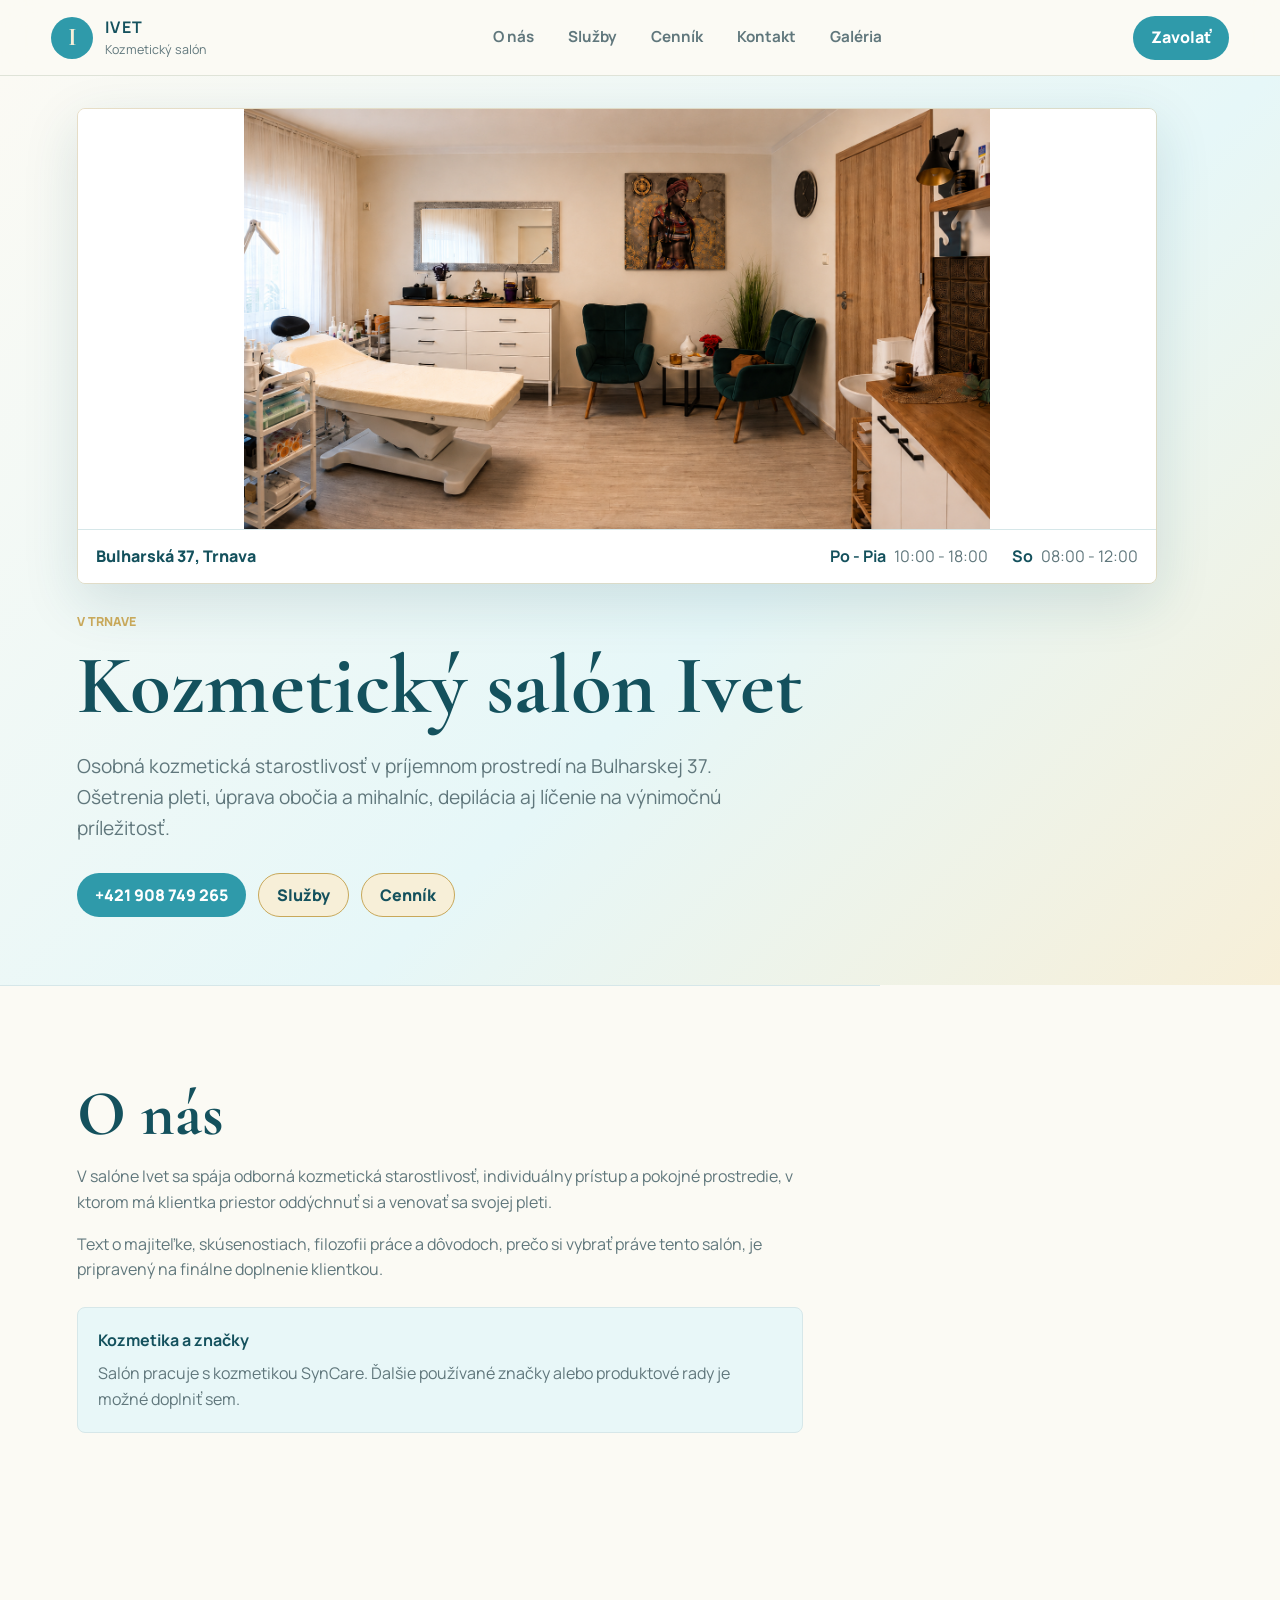
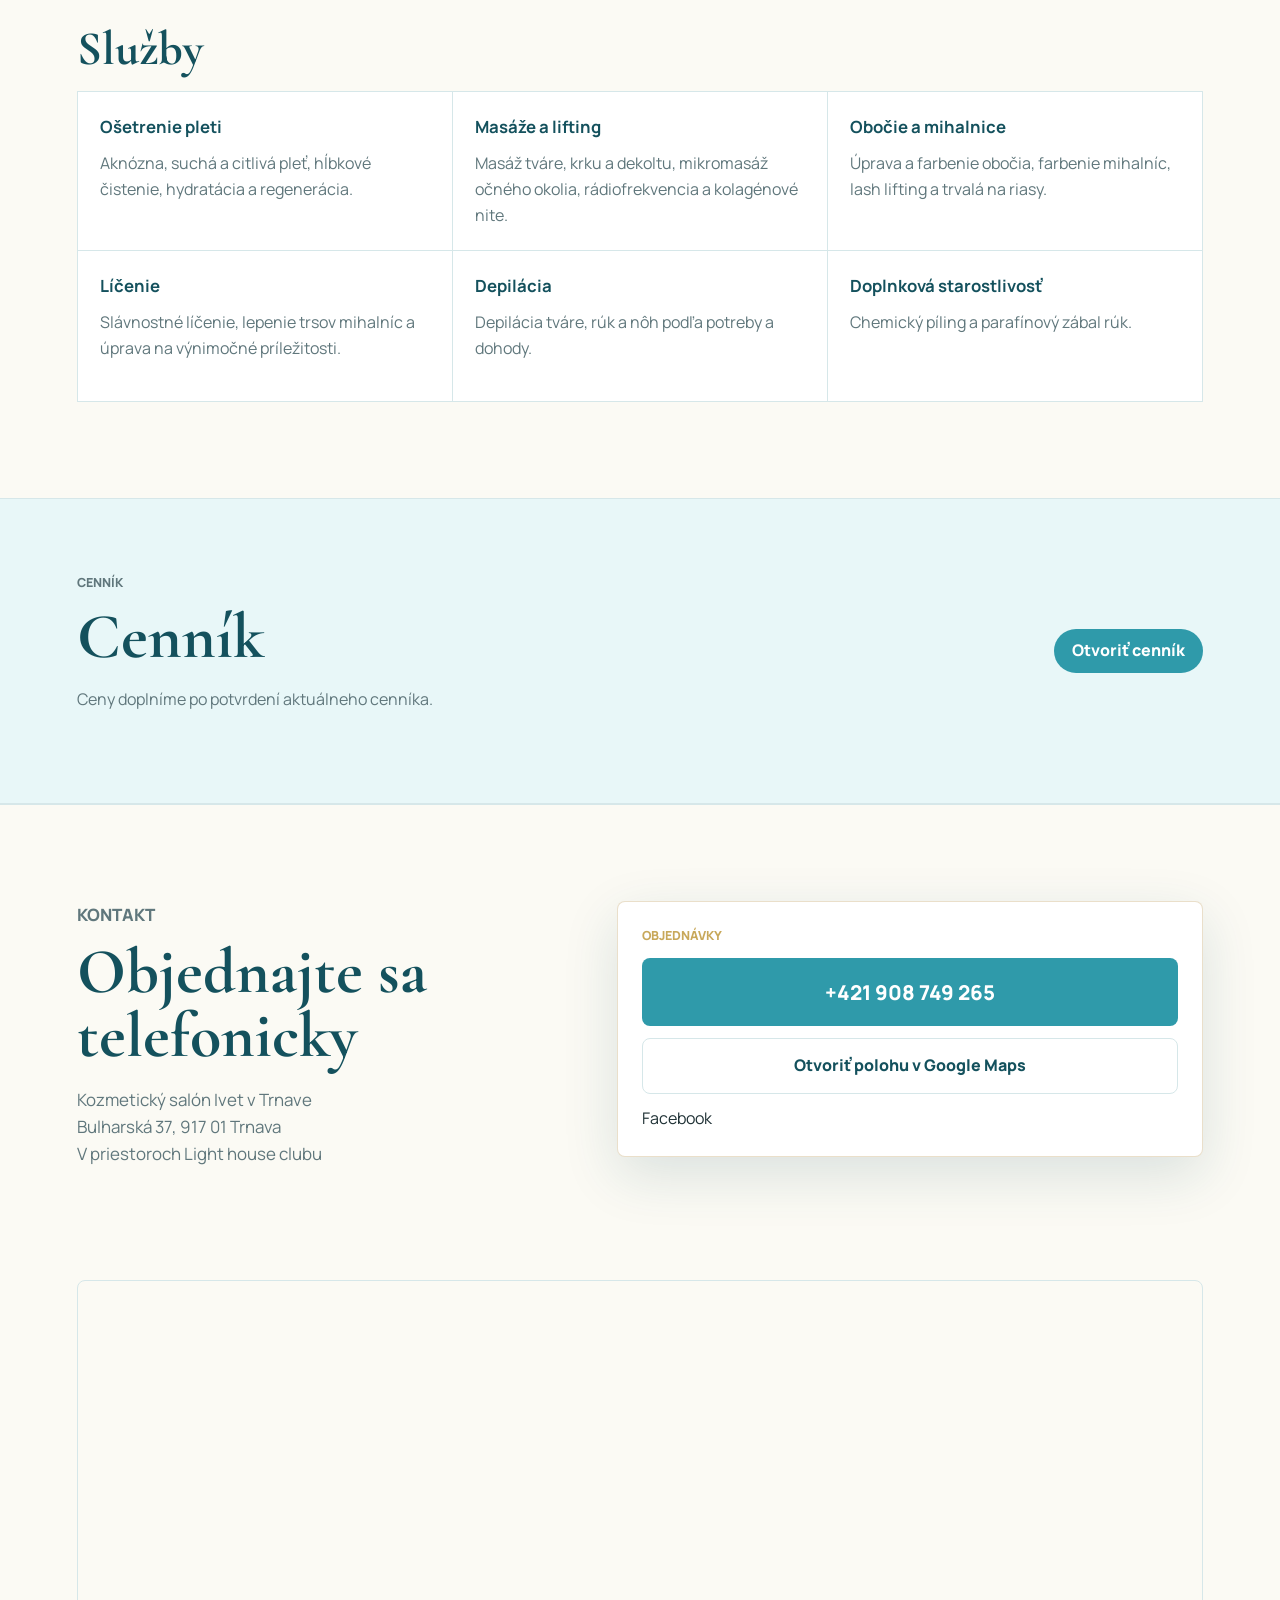
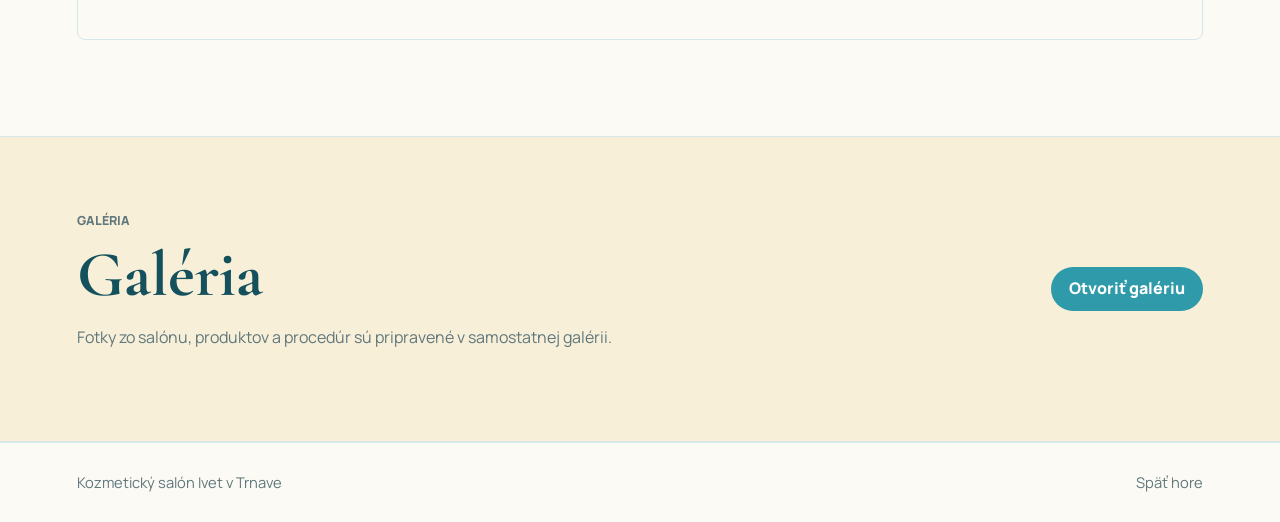
<file: index.html>
<!doctype html>
<html lang="sk">
  <head>
    <meta charset="utf-8" />
    <meta name="viewport" content="width=device-width, initial-scale=1" />
    <meta
      name="description"
      content="Kozmetický salón Ivet v Trnave - kozmetické ošetrenia pleti, obočie, mihalnice, depilácia a líčenie."
    />
    <title>Kozmetický salón Ivet v Trnave</title>
    <link rel="preconnect" href="https://fonts.googleapis.com" />
    <link rel="preconnect" href="https://fonts.gstatic.com" crossorigin />
    <link
      href="https://fonts.googleapis.com/css2?family=Cormorant+Garamond:wght@600;700&family=Manrope:wght@400;500;600;700;800&display=swap"
      rel="stylesheet"
    />
    <link rel="stylesheet" href="styles.css" />
  </head>
  <body>
    <header class="site-header" data-header>
      <a class="brand" href="index.html" aria-label="Kozmetický salón Ivet">
        <span class="brand-mark">I</span>
        <span>
          <strong>IVET</strong>
          <small>Kozmetický salón</small>
        </span>
      </a>
      <nav class="nav" aria-label="Hlavná navigácia">
        <a href="#o-nas">O nás</a>
        <a href="#sluzby">Služby</a>
        <a href="cennik.html">Cenník</a>
        <a href="#kontakt">Kontakt</a>
        <a href="galeria.html">Galéria</a>
      </nav>
      <a class="call-link" href="tel:+421908749265">Zavolať</a>
    </header>

    <main>
      <section class="hero" id="uvod">
        <div class="hero-photo">
          <img src="assets/titulka.png" alt="Interiér Kozmetického salónu Ivet v Trnave" />
          <div class="hero-panel" aria-label="Základné informácie">
            <p>Bulharská 37, Trnava</p>
            <span><strong>Po - Pia</strong> 10:00 - 18:00</span>
            <span><strong>So</strong> 08:00 - 12:00</span>
          </div>
        </div>
        <div class="hero-copy">
          <p class="eyebrow">V Trnave</p>
          <h1>Kozmetický salón Ivet</h1>
          <p class="lead">
            Osobná kozmetická starostlivosť v príjemnom prostredí na Bulharskej
            37. Ošetrenia pleti, úprava obočia a mihalníc, depilácia aj líčenie
            na výnimočnú príležitosť.
          </p>
          <div class="hero-actions">
            <a class="button primary" href="tel:+421908749265">+421 908 749 265</a>
            <a class="button secondary" href="sluzby.html">Služby</a>
            <a class="button secondary" href="cennik.html">Cenník</a>
          </div>
        </div>
      </section>

      <section class="about section" id="o-nas">
        <div class="about-copy">
          <h2>O nás</h2>
          <p>
            V salóne Ivet sa spája odborná kozmetická starostlivosť, individuálny
            prístup a pokojné prostredie, v ktorom má klientka priestor oddýchnuť
            si a venovať sa svojej pleti.
          </p>
          <p>
            Text o majiteľke, skúsenostiach, filozofii práce a dôvodoch, prečo si
            vybrať práve tento salón, je pripravený na finálne doplnenie klientkou.
          </p>
          <div class="brand-note">
            <strong>Kozmetika a značky</strong>
            <span>Salón pracuje s kozmetikou SynCare. Ďalšie používané značky alebo produktové rady je možné doplniť sem.</span>
          </div>
        </div>
      </section>

      <section class="section" id="sluzby">
        <div class="section-heading compact-heading">
          <h2>Služby</h2>
        </div>
        <div class="service-grid">
          <a href="sluzby.html#osetrenie-pleti">
            <h3>Ošetrenie pleti</h3>
            <p>Aknózna, suchá a citlivá pleť, hĺbkové čistenie, hydratácia a regenerácia.</p>
          </a>
          <a href="sluzby.html#masaze-lifting">
            <h3>Masáže a lifting</h3>
            <p>Masáž tváre, krku a dekoltu, mikromasáž očného okolia, rádiofrekvencia a kolagénové nite.</p>
          </a>
          <a href="sluzby.html#obocie-mihalnice">
            <h3>Obočie a mihalnice</h3>
            <p>Úprava a farbenie obočia, farbenie mihalníc, lash lifting a trvalá na riasy.</p>
          </a>
          <a href="sluzby.html#licenie">
            <h3>Líčenie</h3>
            <p>Slávnostné líčenie, lepenie trsov mihalníc a úprava na výnimočné príležitosti.</p>
          </a>
          <a href="sluzby.html#depilacia">
            <h3>Depilácia</h3>
            <p>Depilácia tváre, rúk a nôh podľa potreby a dohody.</p>
          </a>
          <a href="sluzby.html#doplnkova-starostlivost">
            <h3>Doplnková starostlivosť</h3>
            <p>Chemický píling a parafínový zábal rúk.</p>
          </a>
        </div>
      </section>

      <section class="link-band" id="cennik">
        <div>
          <p class="eyebrow">Cenník</p>
          <h2>Cenník</h2>
          <p>Ceny doplníme po potvrdení aktuálneho cenníka.</p>
        </div>
        <a class="button primary" href="cennik.html">Otvoriť cenník</a>
      </section>

      <section class="contact section" id="kontakt">
        <div>
          <p class="eyebrow">Kontakt</p>
          <h2>Objednajte sa telefonicky</h2>
          <p>
            Kozmetický salón Ivet v Trnave<br />
            Bulharská 37, 917 01 Trnava<br />
            V priestoroch Light house clubu
          </p>
        </div>
        <div class="contact-card">
          <span>Objednávky</span>
          <a class="phone-box" href="tel:+421908749265">+421 908 749 265</a>
          <a
            class="map-link"
            href="https://www.google.com/maps/search/?api=1&query=Bulharsk%C3%A1%2037%2C%20917%2001%20Trnava"
            target="_blank"
            rel="noreferrer"
            >Otvoriť polohu v Google Maps</a
          >
          <a
            href="https://www.facebook.com/kozmetickysalonivet"
            target="_blank"
            rel="noreferrer"
            >Facebook</a
          >
        </div>
      </section>

      <section class="map-section" aria-label="Mapa salónu">
        <iframe
          title="Mapa - Kozmetický salón Ivet v Trnave"
          src="https://www.google.com/maps?q=Bulharsk%C3%A1%2037%2C%20Trnava&output=embed"
          loading="lazy"
          referrerpolicy="no-referrer-when-downgrade"
        ></iframe>
      </section>

      <section class="link-band gallery-teaser">
        <div>
          <p class="eyebrow">Galéria</p>
          <h2>Galéria</h2>
          <p>Fotky zo salónu, produktov a procedúr sú pripravené v samostatnej galérii.</p>
        </div>
        <a class="button primary" href="galeria.html">Otvoriť galériu</a>
      </section>
    </main>

    <footer class="site-footer">
      <span>Kozmetický salón Ivet v Trnave</span>
      <a href="#uvod">Späť hore</a>
    </footer>

    <script src="script.js"></script>
  </body>
</html>
</file>
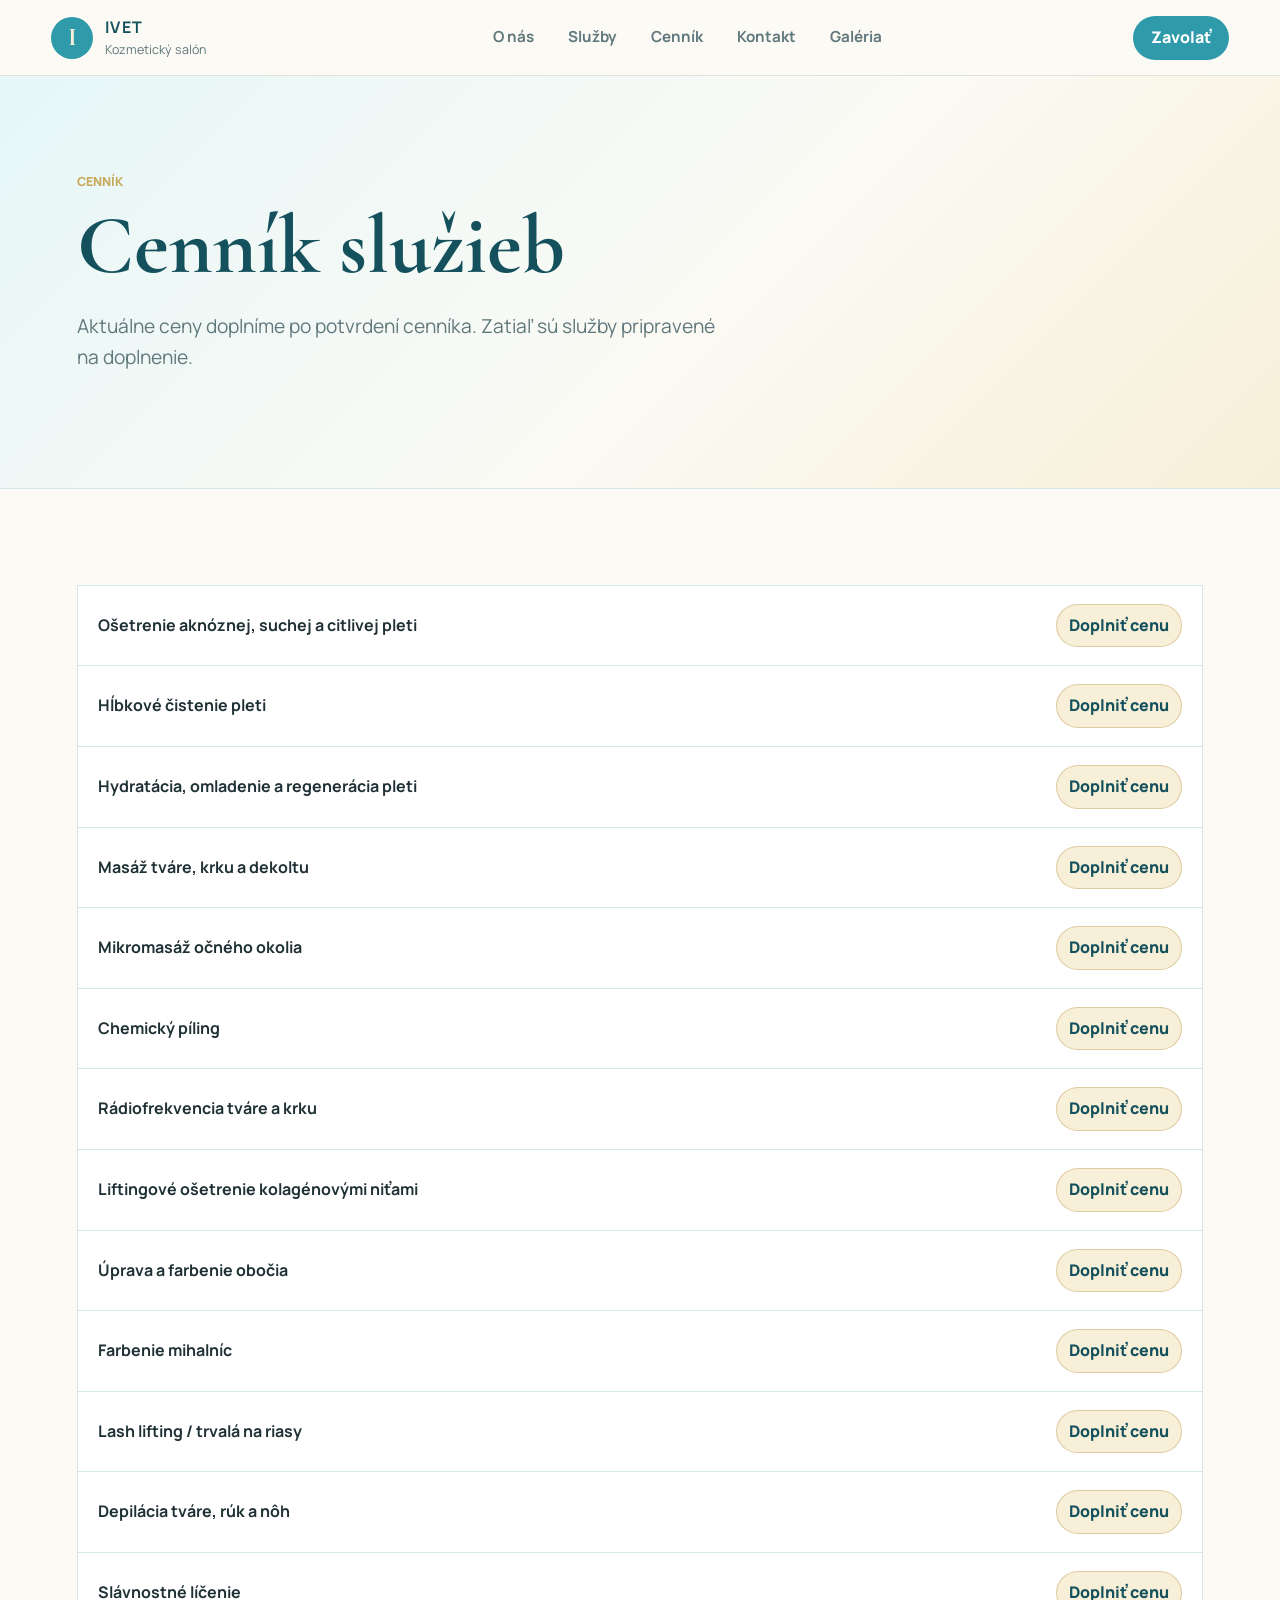
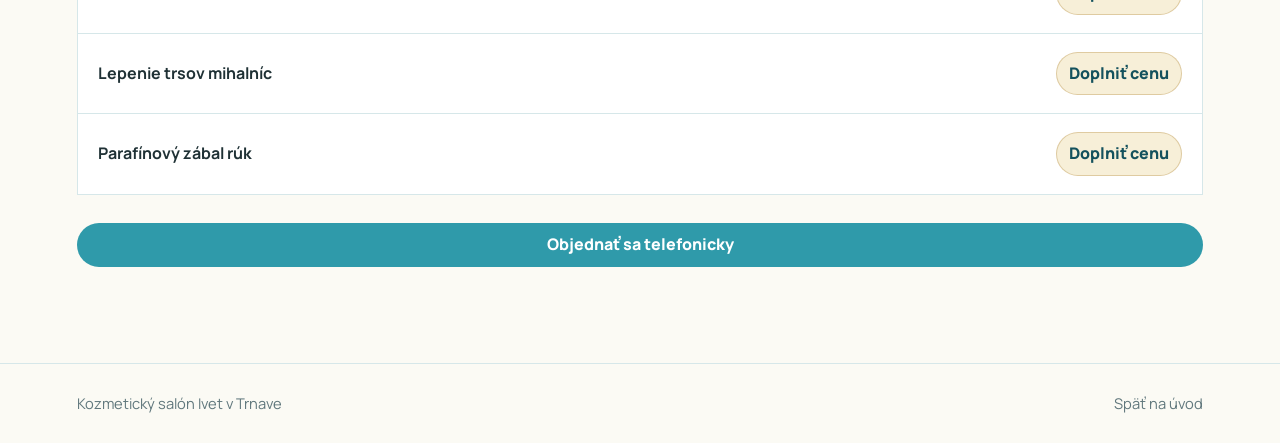
<file: cennik.html>
<!doctype html>
<html lang="sk">
  <head>
    <meta charset="utf-8" />
    <meta name="viewport" content="width=device-width, initial-scale=1" />
    <meta name="description" content="Cenník služieb Kozmetického salónu Ivet v Trnave." />
    <title>Cenník | Kozmetický salón Ivet v Trnave</title>
    <link rel="preconnect" href="https://fonts.googleapis.com" />
    <link rel="preconnect" href="https://fonts.gstatic.com" crossorigin />
    <link
      href="https://fonts.googleapis.com/css2?family=Cormorant+Garamond:wght@600;700&family=Manrope:wght@400;500;600;700;800&display=swap"
      rel="stylesheet"
    />
    <link rel="stylesheet" href="styles.css" />
  </head>
  <body>
    <header class="site-header" data-header>
      <a class="brand" href="index.html" aria-label="Kozmetický salón Ivet">
        <span class="brand-mark">I</span>
        <span>
          <strong>IVET</strong>
          <small>Kozmetický salón</small>
        </span>
      </a>
      <nav class="nav" aria-label="Hlavná navigácia">
        <a href="index.html#o-nas">O nás</a>
        <a href="sluzby.html">Služby</a>
        <a href="cennik.html">Cenník</a>
        <a href="index.html#kontakt">Kontakt</a>
        <a href="galeria.html">Galéria</a>
      </nav>
      <a class="call-link" href="tel:+421908749265">Zavolať</a>
    </header>

    <main>
      <section class="page-hero">
        <p class="eyebrow">Cenník</p>
        <h1>Cenník služieb</h1>
        <p class="lead">Aktuálne ceny doplníme po potvrdení cenníka. Zatiaľ sú služby pripravené na doplnenie.</p>
      </section>

      <section class="section price-page">
        <div class="price-list">
          <div><strong>Ošetrenie aknóznej, suchej a citlivej pleti</strong><span>Doplniť cenu</span></div>
          <div><strong>Hĺbkové čistenie pleti</strong><span>Doplniť cenu</span></div>
          <div><strong>Hydratácia, omladenie a regenerácia pleti</strong><span>Doplniť cenu</span></div>
          <div><strong>Masáž tváre, krku a dekoltu</strong><span>Doplniť cenu</span></div>
          <div><strong>Mikromasáž očného okolia</strong><span>Doplniť cenu</span></div>
          <div><strong>Chemický píling</strong><span>Doplniť cenu</span></div>
          <div><strong>Rádiofrekvencia tváre a krku</strong><span>Doplniť cenu</span></div>
          <div><strong>Liftingové ošetrenie kolagénovými niťami</strong><span>Doplniť cenu</span></div>
          <div><strong>Úprava a farbenie obočia</strong><span>Doplniť cenu</span></div>
          <div><strong>Farbenie mihalníc</strong><span>Doplniť cenu</span></div>
          <div><strong>Lash lifting / trvalá na riasy</strong><span>Doplniť cenu</span></div>
          <div><strong>Depilácia tváre, rúk a nôh</strong><span>Doplniť cenu</span></div>
          <div><strong>Slávnostné líčenie</strong><span>Doplniť cenu</span></div>
          <div><strong>Lepenie trsov mihalníc</strong><span>Doplniť cenu</span></div>
          <div><strong>Parafínový zábal rúk</strong><span>Doplniť cenu</span></div>
        </div>
        <a class="button primary" href="tel:+421908749265">Objednať sa telefonicky</a>
      </section>
    </main>

    <footer class="site-footer">
      <span>Kozmetický salón Ivet v Trnave</span>
      <a href="index.html">Späť na úvod</a>
    </footer>

    <script src="script.js"></script>
  </body>
</html>
</file>
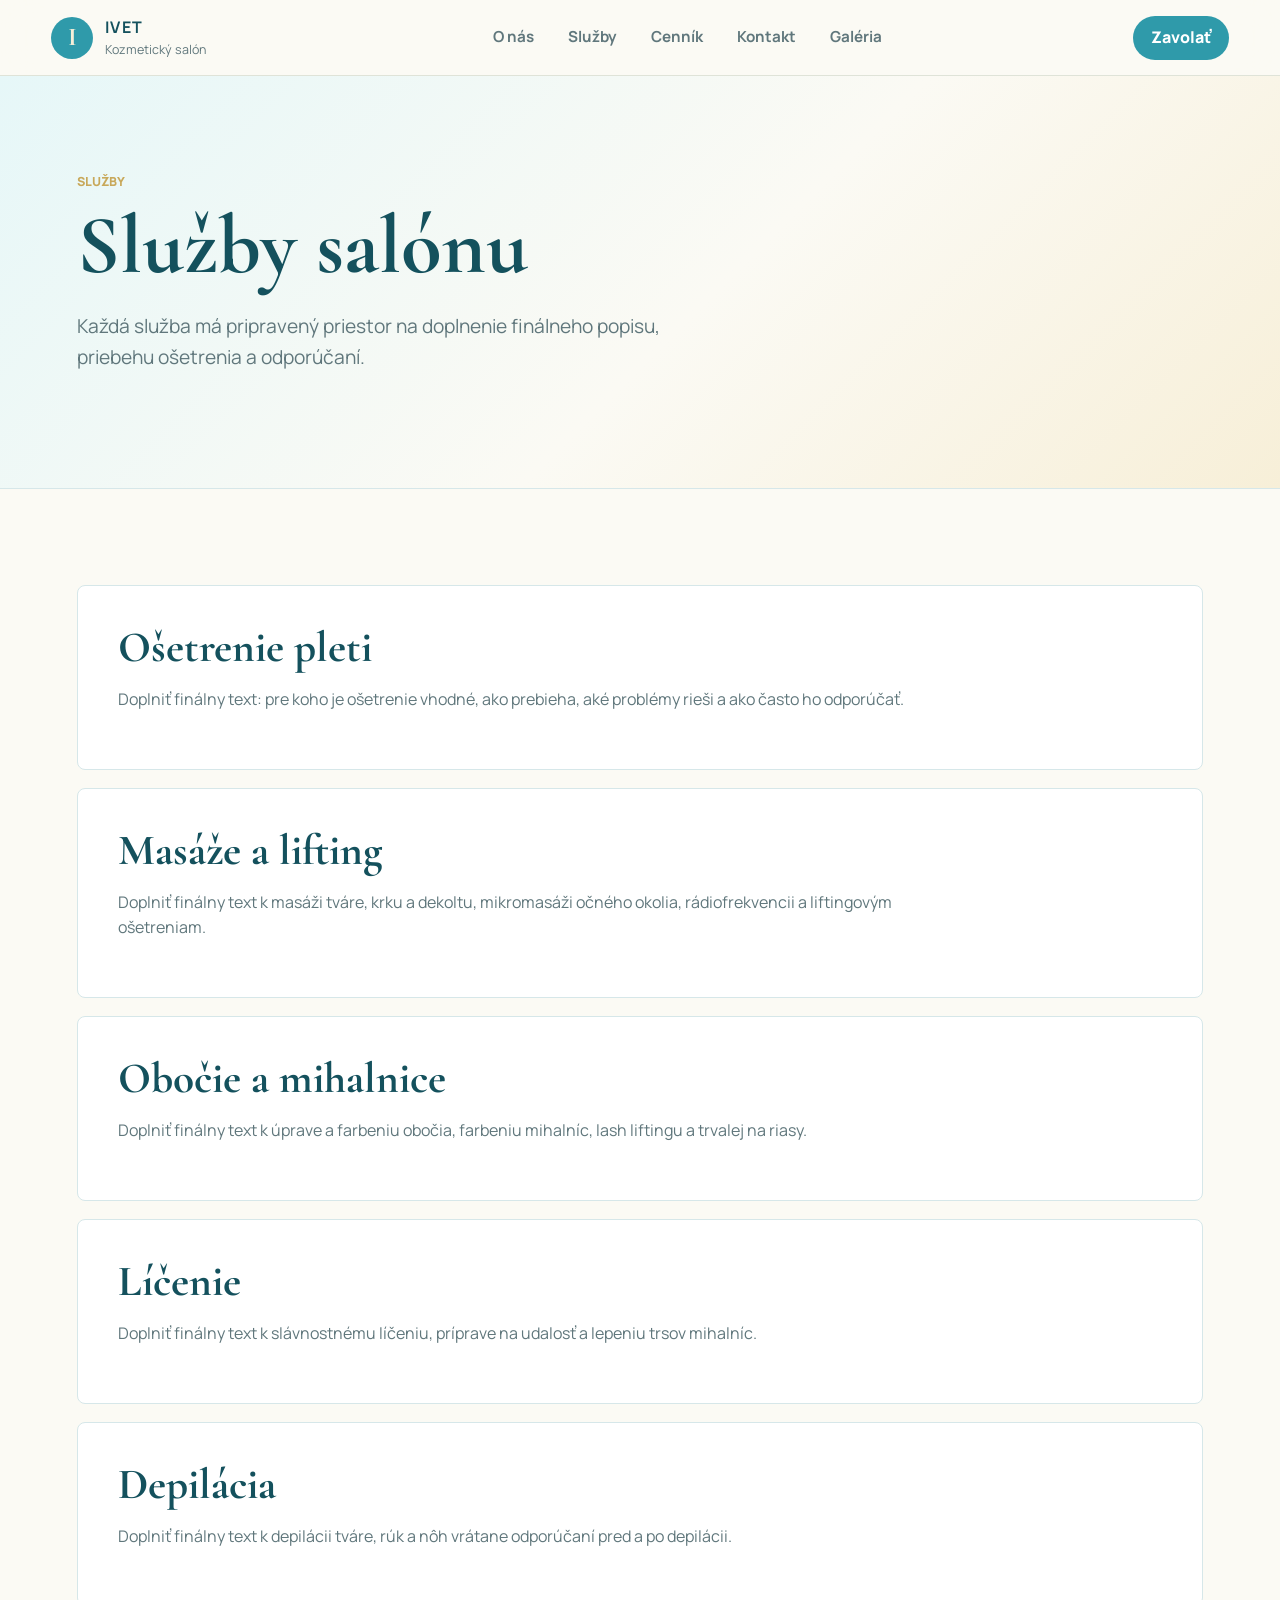
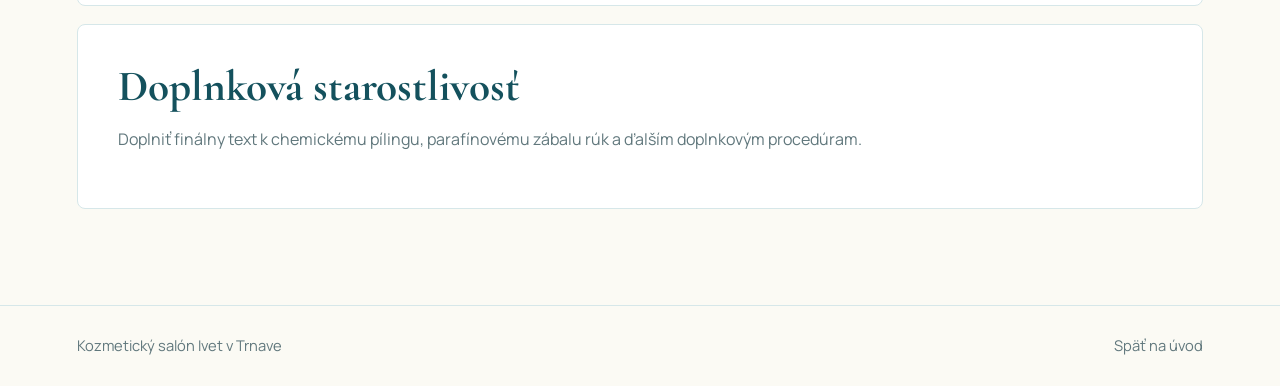
<file: sluzby.html>
<!doctype html>
<html lang="sk">
  <head>
    <meta charset="utf-8" />
    <meta name="viewport" content="width=device-width, initial-scale=1" />
    <meta name="description" content="Služby Kozmetického salónu Ivet v Trnave." />
    <title>Služby | Kozmetický salón Ivet v Trnave</title>
    <link rel="preconnect" href="https://fonts.googleapis.com" />
    <link rel="preconnect" href="https://fonts.gstatic.com" crossorigin />
    <link
      href="https://fonts.googleapis.com/css2?family=Cormorant+Garamond:wght@600;700&family=Manrope:wght@400;500;600;700;800&display=swap"
      rel="stylesheet"
    />
    <link rel="stylesheet" href="styles.css" />
  </head>
  <body>
    <header class="site-header" data-header>
      <a class="brand" href="index.html" aria-label="Kozmetický salón Ivet">
        <span class="brand-mark">I</span>
        <span>
          <strong>IVET</strong>
          <small>Kozmetický salón</small>
        </span>
      </a>
      <nav class="nav" aria-label="Hlavná navigácia">
        <a href="index.html#o-nas">O nás</a>
        <a href="sluzby.html">Služby</a>
        <a href="cennik.html">Cenník</a>
        <a href="index.html#kontakt">Kontakt</a>
        <a href="galeria.html">Galéria</a>
      </nav>
      <a class="call-link" href="tel:+421908749265">Zavolať</a>
    </header>

    <main>
      <section class="page-hero">
        <p class="eyebrow">Služby</p>
        <h1>Služby salónu</h1>
        <p class="lead">Každá služba má pripravený priestor na doplnenie finálneho popisu, priebehu ošetrenia a odporúčaní.</p>
      </section>

      <section class="section service-detail-list">
        <article id="osetrenie-pleti">
          <h2>Ošetrenie pleti</h2>
          <p>Doplniť finálny text: pre koho je ošetrenie vhodné, ako prebieha, aké problémy rieši a ako často ho odporúčať.</p>
        </article>
        <article id="masaze-lifting">
          <h2>Masáže a lifting</h2>
          <p>Doplniť finálny text k masáži tváre, krku a dekoltu, mikromasáži očného okolia, rádiofrekvencii a liftingovým ošetreniam.</p>
        </article>
        <article id="obocie-mihalnice">
          <h2>Obočie a mihalnice</h2>
          <p>Doplniť finálny text k úprave a farbeniu obočia, farbeniu mihalníc, lash liftingu a trvalej na riasy.</p>
        </article>
        <article id="licenie">
          <h2>Líčenie</h2>
          <p>Doplniť finálny text k slávnostnému líčeniu, príprave na udalosť a lepeniu trsov mihalníc.</p>
        </article>
        <article id="depilacia">
          <h2>Depilácia</h2>
          <p>Doplniť finálny text k depilácii tváre, rúk a nôh vrátane odporúčaní pred a po depilácii.</p>
        </article>
        <article id="doplnkova-starostlivost">
          <h2>Doplnková starostlivosť</h2>
          <p>Doplniť finálny text k chemickému pílingu, parafínovému zábalu rúk a ďalším doplnkovým procedúram.</p>
        </article>
      </section>
    </main>

    <footer class="site-footer">
      <span>Kozmetický salón Ivet v Trnave</span>
      <a href="index.html">Späť na úvod</a>
    </footer>

    <script src="script.js"></script>
  </body>
</html>
</file>
<file: styles.css>
:root {
  --bg: #fbfaf4;
  --surface: #ffffff;
  --text: #1f3135;
  --muted: #60777c;
  --line: #d6e7e9;
  --green: #2f9aaa;
  --green-dark: #14515d;
  --green-soft: #e8f7f8;
  --gold: #c8a85a;
  --gold-soft: #f7efd8;
  --shadow: 0 18px 55px rgba(20, 81, 93, 0.14);
}

* {
  box-sizing: border-box;
}

html {
  scroll-behavior: smooth;
  scroll-padding-top: 104px;
}

body {
  margin: 0;
  background: var(--bg);
  color: var(--text);
  font-family: Manrope, Arial, sans-serif;
  line-height: 1.6;
}

[id] {
  scroll-margin-top: 104px;
}

a {
  color: inherit;
  text-decoration: none;
}

img {
  max-width: 100%;
}

.site-header {
  position: sticky;
  top: 0;
  z-index: 10;
  display: flex;
  align-items: center;
  justify-content: space-between;
  gap: 24px;
  min-height: 76px;
  padding: 14px clamp(18px, 4vw, 56px);
  background: rgba(251, 250, 244, 0.92);
  border-bottom: 1px solid rgba(220, 226, 213, 0.9);
  backdrop-filter: blur(18px);
  transition: box-shadow 160ms ease, background 160ms ease;
}

.site-header.is-scrolled {
  background: rgba(251, 250, 244, 0.98);
  box-shadow: 0 10px 30px rgba(20, 81, 93, 0.08);
}

.brand {
  display: inline-flex;
  align-items: center;
  gap: 12px;
  min-width: 190px;
}

.brand-mark {
  display: grid;
  width: 42px;
  height: 42px;
  place-items: center;
  border-radius: 50%;
  background: var(--green);
  color: var(--gold-soft);
  font-family: "Cormorant Garamond", Georgia, serif;
  font-size: 1.6rem;
  font-weight: 700;
}

.brand strong,
.brand small {
  display: block;
}

.brand strong {
  color: var(--green-dark);
  letter-spacing: 0.08em;
}

.brand small {
  color: var(--muted);
  font-size: 0.78rem;
}

.nav {
  display: flex;
  align-items: center;
  justify-content: center;
  gap: clamp(14px, 3vw, 34px);
  color: var(--muted);
  font-size: 0.95rem;
  font-weight: 700;
}

.nav a,
.site-footer a,
.contact-card a:not(.phone-box) {
  transition: color 160ms ease;
}

.nav a:hover,
.site-footer a:hover,
.contact-card a:not(.phone-box):hover {
  color: var(--green);
}

.call-link,
.button {
  display: inline-flex;
  align-items: center;
  justify-content: center;
  min-height: 44px;
  padding: 0 18px;
  border-radius: 999px;
  font-weight: 800;
  white-space: nowrap;
}

.call-link,
.button.primary {
  background: var(--green);
  color: #fff;
}

.button.secondary {
  border: 1px solid var(--gold);
  background: var(--gold-soft);
  color: var(--green-dark);
}

.hero {
  display: grid;
  grid-template-columns: 1fr;
  gap: 28px;
  align-items: start;
  min-height: auto;
  padding: clamp(18px, 2.5vw, 32px) clamp(18px, 6vw, 88px) clamp(42px, 6vw, 68px);
  background: linear-gradient(135deg, #fbfaf4, #e6f7f8 58%, #f7efd8);
}

.hero-copy {
  max-width: 820px;
}

.eyebrow {
  margin: 0 0 12px;
  color: var(--gold);
  font-size: 0.78rem;
  font-weight: 800;
  letter-spacing: 0;
  text-transform: uppercase;
}

h1,
h2,
h3,
p {
  margin-top: 0;
}

h1,
h2 {
  font-family: "Cormorant Garamond", Georgia, serif;
  line-height: 1;
}

h1 {
  max-width: 1000px;
  margin-bottom: 24px;
  color: var(--green-dark);
  font-size: 5.2rem;
}

h2 {
  margin-bottom: 18px;
  color: var(--green-dark);
  font-size: 4rem;
}

h3 {
  margin-bottom: 10px;
  color: var(--green-dark);
  font-size: 1.05rem;
}

.lead {
  max-width: 650px;
  color: var(--muted);
  font-size: 1.2rem;
}

.hero-actions {
  display: flex;
  flex-wrap: wrap;
  gap: 12px;
  margin-top: 30px;
}

.hero-photo {
  width: min(100%, 1080px);
  min-height: 0;
  overflow: hidden;
  border: 1px solid rgba(184, 148, 79, 0.28);
  border-radius: 8px;
  box-shadow: var(--shadow);
}

.hero-photo img {
  display: block;
  width: 100%;
  height: auto;
  max-height: 420px;
  object-fit: contain;
  background: #fff;
}

.hero-panel {
  display: flex;
  align-items: center;
  gap: 12px 24px;
  min-height: 54px;
  padding: 10px 18px;
  background: #fff;
  border-top: 1px solid var(--line);
}

.hero-panel p {
  margin: 0 auto 0 0;
  color: var(--green-dark);
  font-weight: 800;
}

.hero-panel span {
  margin: 0;
  color: var(--muted);
  white-space: nowrap;
}

.hero-panel span strong {
  margin-right: 5px;
  color: var(--green-dark);
}

.section,
.page-hero {
  padding: clamp(54px, 8vw, 96px) clamp(18px, 6vw, 88px);
}

.page-hero {
  background: linear-gradient(135deg, #e6f7f8, #fbfaf4 55%, #f7efd8);
  border-bottom: 1px solid var(--line);
}

.intro,
.about,
.contact {
  display: grid;
  grid-template-columns: minmax(220px, 0.8fr) minmax(0, 1fr);
  gap: clamp(24px, 6vw, 72px);
  align-items: start;
  border-top: 1px solid var(--line);
}

.intro p:last-child,
.contact p {
  color: var(--muted);
  font-size: 1.06rem;
}

.about {
  display: block;
  max-width: 880px;
}

.about-copy p {
  color: var(--muted);
}

.brand-note {
  display: grid;
  gap: 8px;
  margin-top: 24px;
  padding: 20px;
  background: var(--green-soft);
  border: 1px solid var(--line);
  border-radius: 8px;
}

.brand-note strong {
  color: var(--green-dark);
}

.brand-note span {
  color: var(--muted);
}

.section-heading {
  max-width: 760px;
  margin-bottom: 32px;
}

.compact-heading {
  margin-bottom: 18px;
}

.compact-heading h2 {
  margin-bottom: 0;
  font-size: 3rem;
}

.service-grid {
  display: grid;
  grid-template-columns: repeat(3, minmax(0, 1fr));
  gap: 1px;
  background: var(--line);
  border: 1px solid var(--line);
}

.service-grid article,
.service-grid a {
  display: block;
  min-height: 150px;
  padding: 22px;
  background: var(--surface);
  transition: background 160ms ease, transform 160ms ease;
}

.service-grid a:hover {
  background: var(--green-soft);
  transform: translateY(-2px);
}

.service-grid p,
.service-grid a p {
  margin-bottom: 0;
  color: var(--muted);
}

.link-band {
  display: grid;
  grid-template-columns: minmax(0, 1fr) auto;
  gap: 26px;
  align-items: center;
  padding: clamp(42px, 7vw, 74px) clamp(18px, 6vw, 88px);
  background: var(--green-soft);
  border-block: 1px solid var(--line);
}

.link-band p {
  max-width: 760px;
  color: var(--muted);
}

.gallery-teaser {
  background: var(--gold-soft);
}

.contact-card {
  display: grid;
  gap: 12px;
  padding: 24px;
  background: #fff;
  border: 1px solid rgba(184, 148, 79, 0.3);
  border-radius: 8px;
  box-shadow: var(--shadow);
}

.contact-card span {
  color: var(--gold);
  font-size: 0.78rem;
  font-weight: 800;
  text-transform: uppercase;
}

.contact-card a {
  overflow-wrap: anywhere;
}

.phone-box {
  display: block;
  padding: 18px;
  background: var(--green);
  border-radius: 8px;
  color: #fff;
  font-size: 1.28rem;
  font-weight: 800;
  text-align: center;
}

.map-link {
  padding: 14px;
  border: 1px solid var(--line);
  border-radius: 8px;
  color: var(--green-dark);
  font-weight: 800;
  text-align: center;
}

.map-section {
  padding: 0 clamp(18px, 6vw, 88px) clamp(54px, 8vw, 96px);
  background: var(--bg);
}

.map-section iframe {
  display: block;
  width: 100%;
  height: 360px;
  border: 1px solid var(--line);
  border-radius: 8px;
}

.service-detail-list {
  display: grid;
  gap: 18px;
}

.service-detail-list article {
  padding: clamp(24px, 4vw, 40px);
  background: #fff;
  border: 1px solid var(--line);
  border-radius: 8px;
}

.service-detail-list h2 {
  font-size: 2.7rem;
}

.service-detail-list p {
  max-width: 820px;
  color: var(--muted);
}

.price-page {
  display: grid;
  gap: 28px;
}

.price-list {
  display: grid;
  background: var(--surface);
  border: 1px solid var(--line);
}

.price-list div {
  display: grid;
  grid-template-columns: minmax(0, 1fr) minmax(150px, auto);
  gap: 18px;
  align-items: center;
  padding: 18px 20px;
  border-bottom: 1px solid var(--line);
}

.price-list div:last-child {
  border-bottom: 0;
}

.price-list span {
  justify-self: end;
  padding: 8px 12px;
  background: var(--gold-soft);
  border: 1px solid rgba(184, 148, 79, 0.4);
  border-radius: 999px;
  color: var(--green-dark);
  font-weight: 800;
}

.gallery-page {
  border-top: 1px solid var(--line);
}

.gallery-grid {
  display: grid;
  grid-template-columns: repeat(3, minmax(0, 1fr));
  gap: 14px;
}

.gallery-grid button {
  display: block;
  height: 230px;
  padding: 0;
  overflow: hidden;
  border: 1px solid rgba(184, 148, 79, 0.28);
  border-radius: 8px;
  background: var(--green-soft);
  cursor: pointer;
}

.gallery-grid img {
  display: block;
  width: 100%;
  height: 100%;
  object-fit: cover;
  transition: transform 220ms ease;
}

.gallery-grid button:hover img {
  transform: scale(1.04);
}

.lightbox {
  position: fixed;
  inset: 0;
  z-index: 30;
  display: grid;
  grid-template-columns: 56px minmax(0, 1fr) 56px;
  align-items: center;
  gap: 18px;
  padding: 28px;
  background: rgba(14, 27, 19, 0.92);
}

.lightbox[hidden] {
  display: none;
}

.lightbox img {
  justify-self: center;
  max-width: 100%;
  max-height: 88vh;
  border-radius: 8px;
  box-shadow: 0 20px 70px rgba(0, 0, 0, 0.35);
}

.lightbox button {
  border: 0;
  background: rgba(255, 255, 255, 0.94);
  color: var(--green-dark);
  cursor: pointer;
  font-family: Manrope, Arial, sans-serif;
  font-weight: 800;
}

.lightbox-prev,
.lightbox-next {
  width: 52px;
  height: 52px;
  border-radius: 50%;
  font-size: 2.4rem;
}

.lightbox-close {
  position: absolute;
  top: 18px;
  right: 18px;
  width: 44px;
  height: 44px;
  border-radius: 50%;
  font-size: 2rem;
  line-height: 1;
}

.site-footer {
  display: flex;
  justify-content: space-between;
  gap: 20px;
  padding: 28px clamp(18px, 6vw, 88px);
  border-top: 1px solid var(--line);
  color: var(--muted);
  font-size: 0.92rem;
}

@media (max-width: 920px) {
  html {
    scroll-padding-top: 146px;
  }

  [id] {
    scroll-margin-top: 146px;
  }

  .site-header {
    flex-wrap: wrap;
  }

  .brand {
    min-width: auto;
  }

  .nav {
    order: 3;
    width: 100%;
    justify-content: flex-start;
    overflow-x: auto;
    padding-bottom: 2px;
  }

  .hero,
  .intro,
  .about,
  .contact,
  .link-band {
    grid-template-columns: 1fr;
  }

  .hero {
    min-height: auto;
  }

  .hero-photo img {
    max-height: 360px;
  }

  h1 {
    font-size: 4.8rem;
  }

  h2 {
    font-size: 3rem;
  }

  .link-band .button {
    justify-self: start;
  }

  .service-grid {
    grid-template-columns: repeat(2, minmax(0, 1fr));
  }
}

@media (max-width: 620px) {
  html {
    scroll-padding-top: 132px;
  }

  [id] {
    scroll-margin-top: 132px;
  }

  .site-header {
    gap: 12px;
    min-height: auto;
  }

  .brand small {
    display: none;
  }

  .call-link {
    min-height: 40px;
    padding-inline: 14px;
  }

  .service-grid,
  .gallery-grid,
  .price-list div {
    grid-template-columns: 1fr;
  }

  .hero-photo img {
    max-height: 300px;
  }

  .hero-panel {
    flex-wrap: wrap;
    gap: 4px 14px;
    min-height: 0;
    padding: 9px 12px;
    font-size: 0.8rem;
  }

  .hero-panel p {
    flex-basis: 100%;
  }

  .gallery-grid button {
    height: 210px;
  }

  .price-list span {
    justify-self: start;
  }

  .lightbox {
    grid-template-columns: 44px minmax(0, 1fr) 44px;
    gap: 8px;
    padding: 18px;
  }

  .lightbox-prev,
  .lightbox-next {
    width: 42px;
    height: 42px;
    font-size: 2rem;
  }

  h1 {
    font-size: 3.1rem;
  }

  h2 {
    font-size: 2.2rem;
  }

  .section {
    padding-top: 42px;
    padding-bottom: 42px;
  }

  .compact-heading {
    margin-bottom: 14px;
  }

  .compact-heading h2 {
    font-size: 2rem;
  }

  .service-grid a {
    min-height: 0;
    padding: 18px;
  }

  .lead {
    font-size: 1.05rem;
  }

  .site-footer {
    flex-direction: column;
  }
}
</file>
